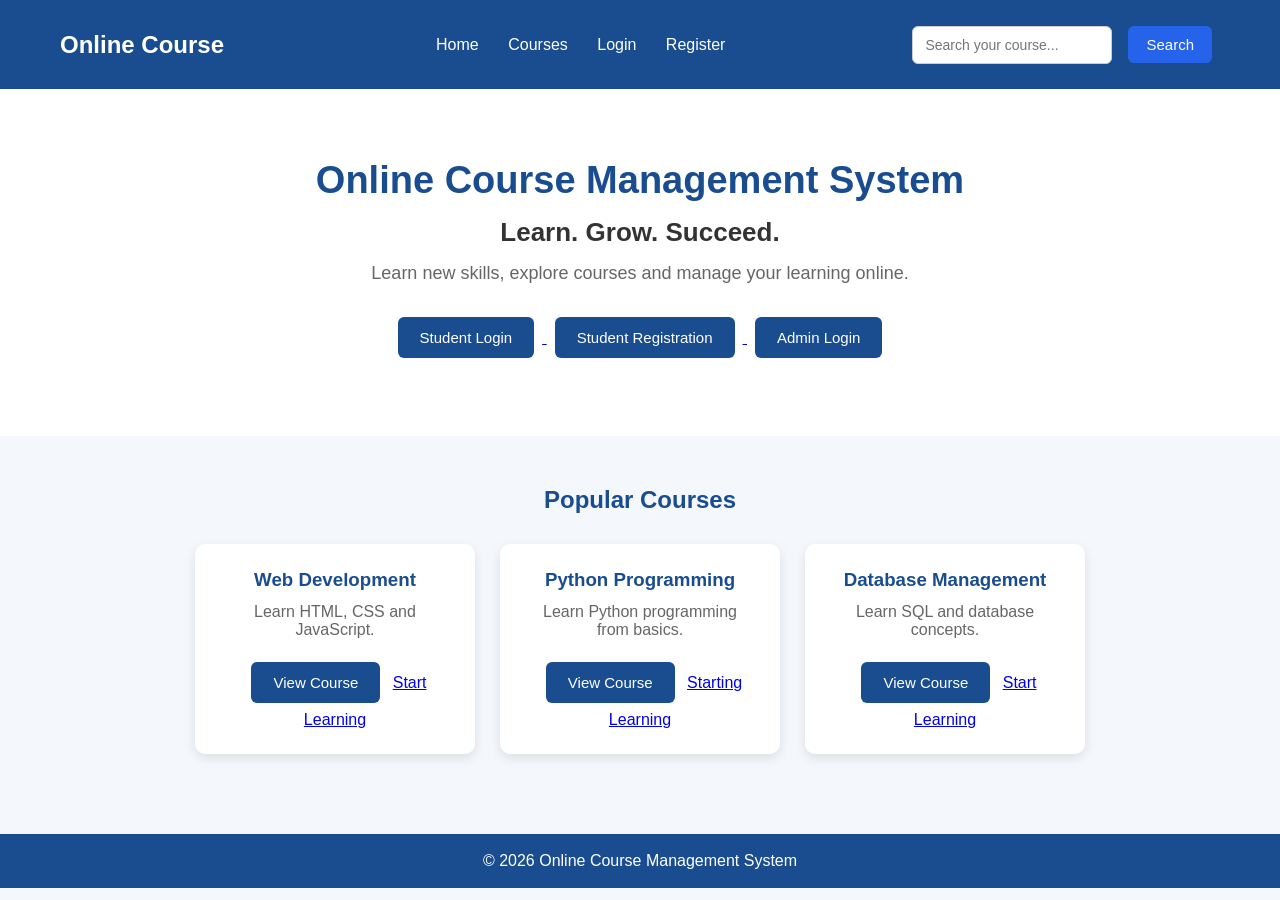
<file: index.html>
<!DOCTYPE html>
<html lang="en">
<head>
    <meta charset="UTF-8">
    <meta name="viewport" content="width=device-width, initial-scale=1.0">

    <title>Online Course Management System</title>

    <link rel="stylesheet" href="style.css">
</head>

<body>

    <!-- Navigation Bar -->
    <nav>
        <h2>Online Course</h2>

        <div>
            <a href="index.html">Home</a>
            <a href="courses.html">Courses</a>
            <a href="login.html">Login</a>
            <a href="register.html">Register</a>
        </div>

        <!-- Course Search Bar -->
        <form class="nav-search" onsubmit="searchCourses(event)">
            <input
                type="text"
                id="courseSearch"
                placeholder="Search your course..."
            >
            <button type="submit">Search</button>
        </form>
    </nav>

    <!-- Welcome Section -->
    <section class="hero">
        <h1>Online Course Management System</h1>

        <h2>Learn. Grow. Succeed.</h2>

        <p>
            Learn new skills, explore courses and manage
            your learning online.
        </p>

        <a href="/login.html">
            <button type="button">Student Login</button>
        </a>

        <a href="/register.html">
            <button type="button">Student Registration</button>
        </a>

        <a href="/admin.html">
            <button type="button">Admin Login</button>
        </a>
    </section>


    <!-- Popular Courses -->
    <section class="courses">
        <h2>Popular Courses</h2>

        <div class="course-container">

            <!-- Web Development -->
            <div class="course-card">
                <h3>Web Development</h3>
                <p>Learn HTML, CSS and JavaScript.</p>

                <button type="button"
                    onclick="window.location.href='/course-details.html?course=web'">View Course</button>
                    <a href="/lesson.html?course=web&lesson=0" class="btn">Start Learning</a>
            </div>

            <!-- Python Programming -->
            <div class="course-card">
                <h3>Python Programming</h3>
                <p>Learn Python programming from basics.</p>

                <button type="button"
                    onclick="window.location.href='/course-details.html?course=python'">View Course</button>
                    <a href="/lesson.html?course=python&lesson=0" class="btn">Starting Learning</a>
            </div>

            <!-- Database Management -->
            <div class="course-card">
                <h3>Database Management</h3>
                <p>Learn SQL and database concepts.</p>

                <button type="button"
                    onclick="window.location.href='/course-details.html?course=database'">View Course</button>
                    <a href="/lesson.html?course=database&lesson=0" class="btn">Start Learning</a>
            </div>

        </div>
    </section>

    <!-- Course Details -->
    <section id="course-details"
        class="course-card"
        style="display:none; max-width:600px; margin:30px auto;">

        <h2 id="course-title"></h2>

        <p id="course-description"></p>

        <p id="course-duration"></p>

        <p id="course-level"></p>

        <h3>Topics Covered</h3>
        <p id="course-topics"></p>

        <h3>What You Will Learn</h3>
        <p id="course-learn"></p>

        <button type="button" onclick="enrollSelectedCourse()">
            Enroll Now
        </button>

        <button type="button" onclick="closeCourse()">
            Close
        </button>

    </section>

    <!-- Footer -->
    <footer>
        <p>© 2026 Online Course Management System</p>
    </footer>

    <!-- JavaScript -->
    <script>
        let selectedCourse = "";
        function searchCourses(event) {
    event.preventDefault();

    const searchText = document
        .getElementById("courseSearch")
        .value.trim().toLowerCase();

    const courseCards = document.querySelectorAll(
        ".course-container .course-card"
    );

    let found = false;

    courseCards.forEach(function(card) {
        const courseName = card
            .querySelector("h3")
            .textContent.toLowerCase();

        if (courseName.includes(searchText)) {
            card.style.display = "block";
            found = true;
        } else {
            card.style.display = "none";
        }
    });

    document.querySelector(".courses").scrollIntoView({
        behavior: "smooth"
    });

    if (!found) {
        alert("No matching course found!");
    }
}

        const courseDetails = {
            web: {
                title: "Web Development",
                description:
                    "Learn to create responsive and interactive websites.",
                duration: "Duration: 6 Months",
                level: "Level: Beginner",
                topics:
                    "HTML, CSS, JavaScript and Website Design",
                learn:
                    "You will learn to create web pages, design layouts, " +
                    "style websites and add interactive features."
            },

            python: {
                title: "Python Programming",
                description:
                    "Learn Python programming from the basics.",
                duration: "Duration: 3 Months",
                level: "Level: Beginner",
                topics:
                    "Variables, Data Types, Loops, Functions and Lists",
                learn:
                    "You will learn Python syntax, basic programming, " +
                    "problem solving and simple projects."
            },

            database: {
                title: "Database Management",
                description:
                    "Learn how to store and manage data using databases.",
                duration: "Duration: 3 Month",
                level: "Level: Beginner",
                topics:
                    "SQL, MySQL, Tables, Queries and Joins",
                learn:
                    "You will learn to create tables, manage records " +
                    "and retrieve information using SQL."
            }
        };

        function showCourse(course) {
            const selected = courseDetails[course];

            if (!selected) {
                alert("Course details not found.");
                return;
            }

            selectedCourse = course;

            document.getElementById("course-title").textContent =
                selected.title;

            document.getElementById("course-description").textContent =
                selected.description;

            document.getElementById("course-duration").textContent =
                selected.duration;

            document.getElementById("course-level").textContent =
                selected.level;

            document.getElementById("course-topics").textContent =
                selected.topics;

            document.getElementById("course-learn").textContent =
                selected.learn;

            document.getElementById("course-details").style.display =
                "block";

            document.getElementById("course-details").scrollIntoView({
                behavior: "smooth",
                block: "start"
            });
        }

        function closeCourse() {
            document.getElementById("course-details").style.display =
                "none";

            selectedCourse = "";
        }

        function enrollSelectedCourse() {
    if (!selectedCourse) {
        alert("Please select a course first.");
        return;
    }

    const courseIds = {
        web: 2,
        python: 1,
        database: 3
    };

    const studentId = prompt("Enter your Student ID:");

    if (!studentId || !studentId.trim()) {
        alert("Please enter your Student ID.");
        return;
    }

    const courseId = courseIds[selectedCourse];

    fetch("/enroll", {
        method: "POST",
        headers: {
            "Content-Type": "application/json"
        },
        body: JSON.stringify({
            studentId: studentId.trim(),
            courseId: courseId
        })
    })
    .then(response => response.text())
    .then(message => {
        alert(message);

        if (message === "Course enrollment successful!") {
            window.location.href = "/courses.html";
        }
    })
    .catch(error => {
        alert("Enrollment failed. Please try again.");
        console.error(error);
    });
}
    </script>

</body>
</html>
</file>
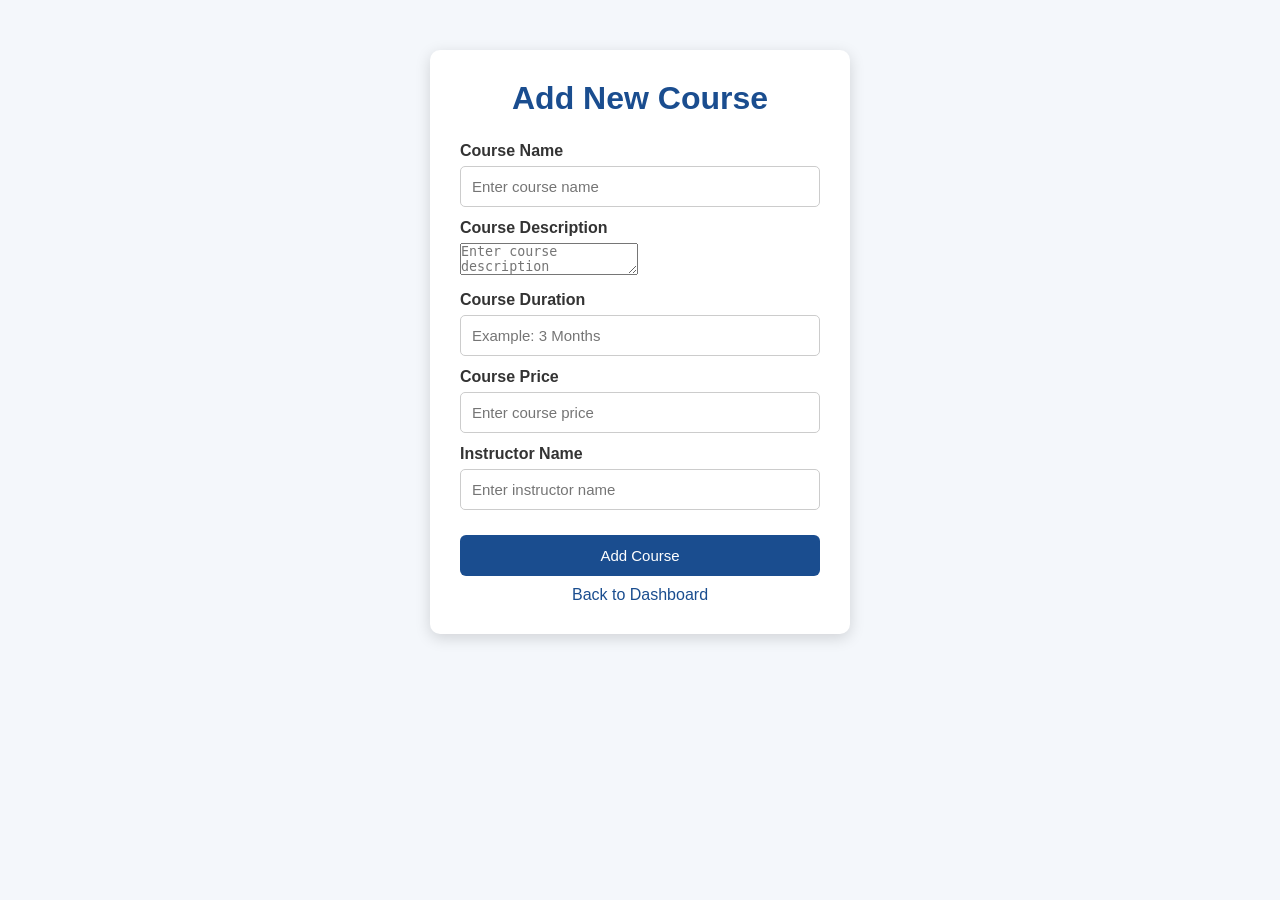
<file: add-course.html>
<!DOCTYPE html>
<html>
<head>
    <title>Add Course</title>
    <link rel="stylesheet" href="style.css">
</head>

<body>

    <div class="register-box">
        <h1>Add New Course</h1>

        <form action="/add-course" method="POST">
            <label>Course Name</label>
            <input type="text" name="course_name"
             placeholder="Enter course name" required>

            <label>Course Description</label>
            <textarea name="description"
             placeholder="Enter course description" required></textarea>

            <label>Course Duration</label>
            <input type="text" name="duration"
            placeholder="Example: 3 Months" required>

            <label>Course Price</label>
            <input type="number" name="price"
            placeholder="Enter course price" min="0" required>

            <label>Instructor Name</label>
            <input type="text" name="instructor"
             placeholder="Enter instructor name" required>

            <button type="submit">Add Course</button>
        </form>

        <p>
            <a href="admin-dashboard.html">Back to Dashboard</a>
        </p>
    </div>

</body>
</html>
</file>
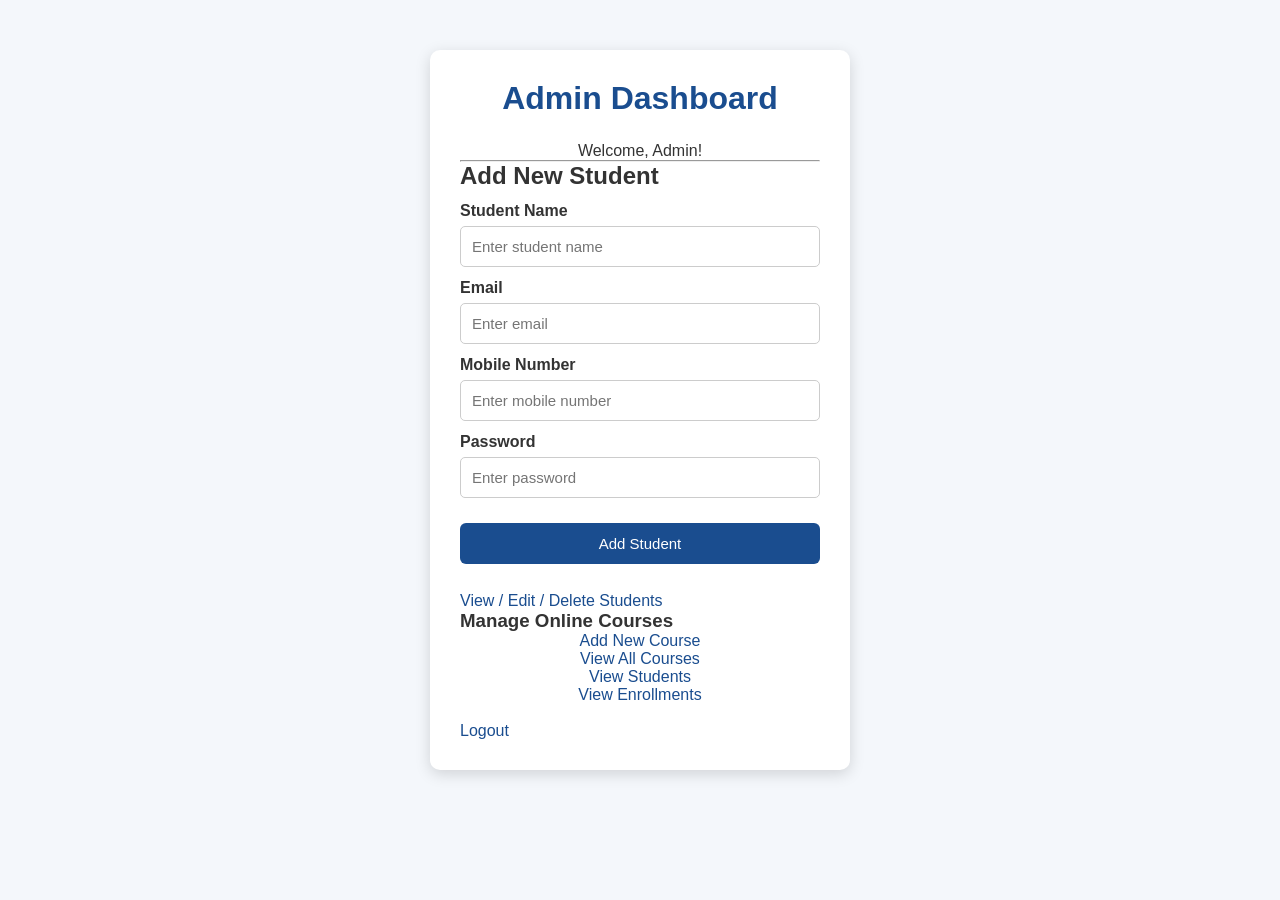
<file: admin-dashboard.html>
<!DOCTYPE html>
<html>
<head>
    <title>Admin Dashboard</title>
    <link rel="stylesheet" href="style.css">
</head>
<body>
    <div class="register-box">
        <h1>Admin Dashboard</h1>
        <p>Welcome, Admin!</p>
        <hr>

<h2>Add New Student</h2>

<form action="/add-student" method="POST">

    <label>Student Name</label>
    <input type="text" name="name" placeholder="Enter student name" required>

    <label>Email</label>
    <input type="email" name="email" placeholder="Enter email" required>

    <label>Mobile Number</label>
    <input type="text" name="mobile" placeholder="Enter mobile number" required>

    <label>Password</label>
    <input type="password" name="password" placeholder="Enter password" required>

    <button type="submit">Add Student</button>

</form>

<br>

<a href="/view-students.html">View / Edit / Delete Students</a>

        <h3>Manage Online Courses</h3>

        <p><a href="add-course.html">Add New Course</a></p>
        <p><a href="view-courses.html">View All Courses</a></p>
        <p><a href="view-students.html">View Students</a></p>
        <p><a href="view-enrollments.html">View Enrollments</a></p>

        <br>
        <a href="/index.html">Logout</a>
    </div>
</body>
</html>
</file>
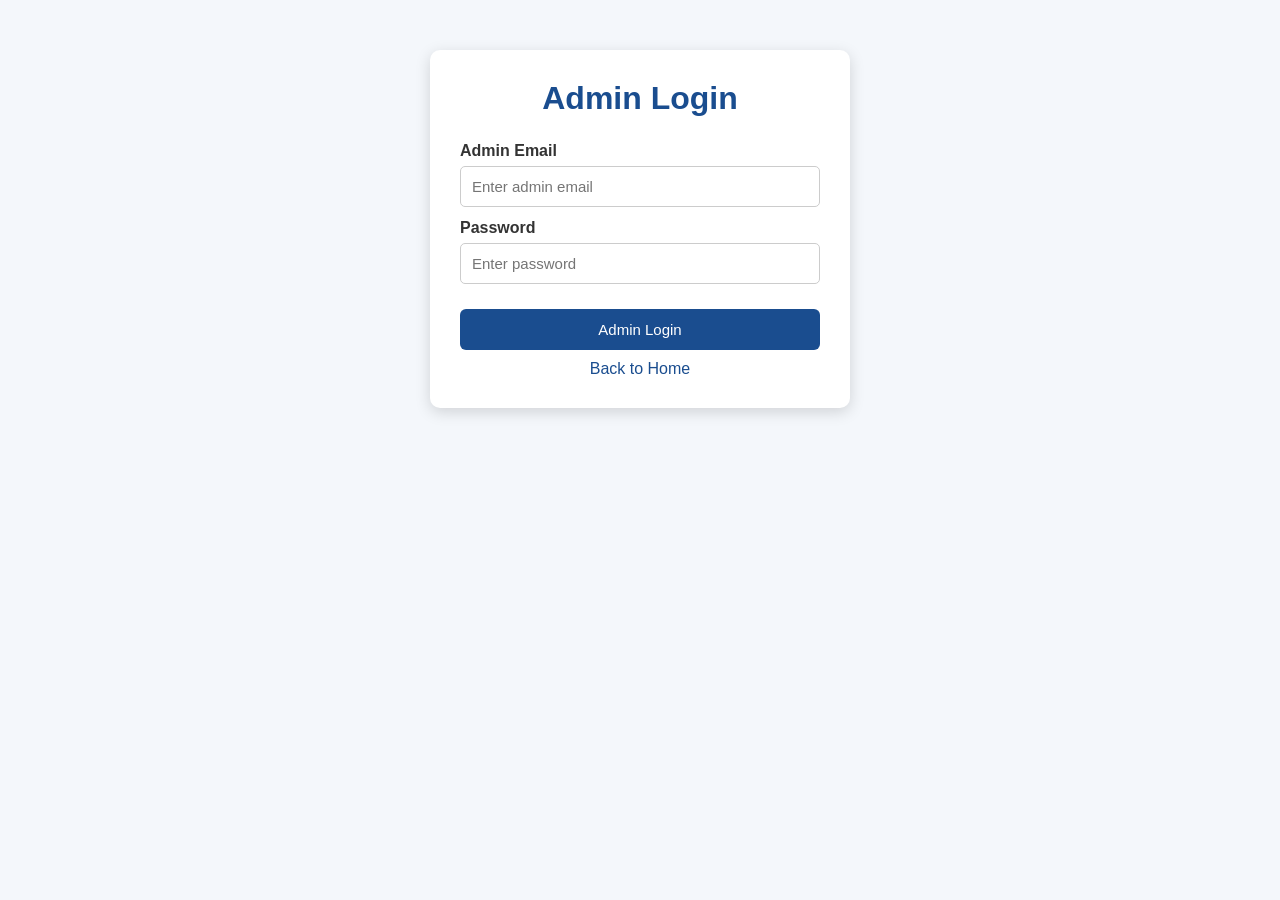
<file: admin.html>
<!DOCTYPE html>
<html>
<head>
    <title>Admin Login</title>
    <link rel="stylesheet" href="style.css">
</head>

<body>
    <div class="register-box">
        <h1>Admin Login</h1>

        <form action="/admin-login" method="POST">
            <label>Admin Email</label>
            <input type="email" name="email"
            placeholder="Enter admin email" required>

            <label>Password</label>
            <input type="password" name="password" 
            placeholder="Enter password" required>

            <button type="submit">Admin Login</button>
        </form>

        <p>
            <a href="index.html">Back to Home</a>
        </p>
    </div>

</body>
</html>
</file>
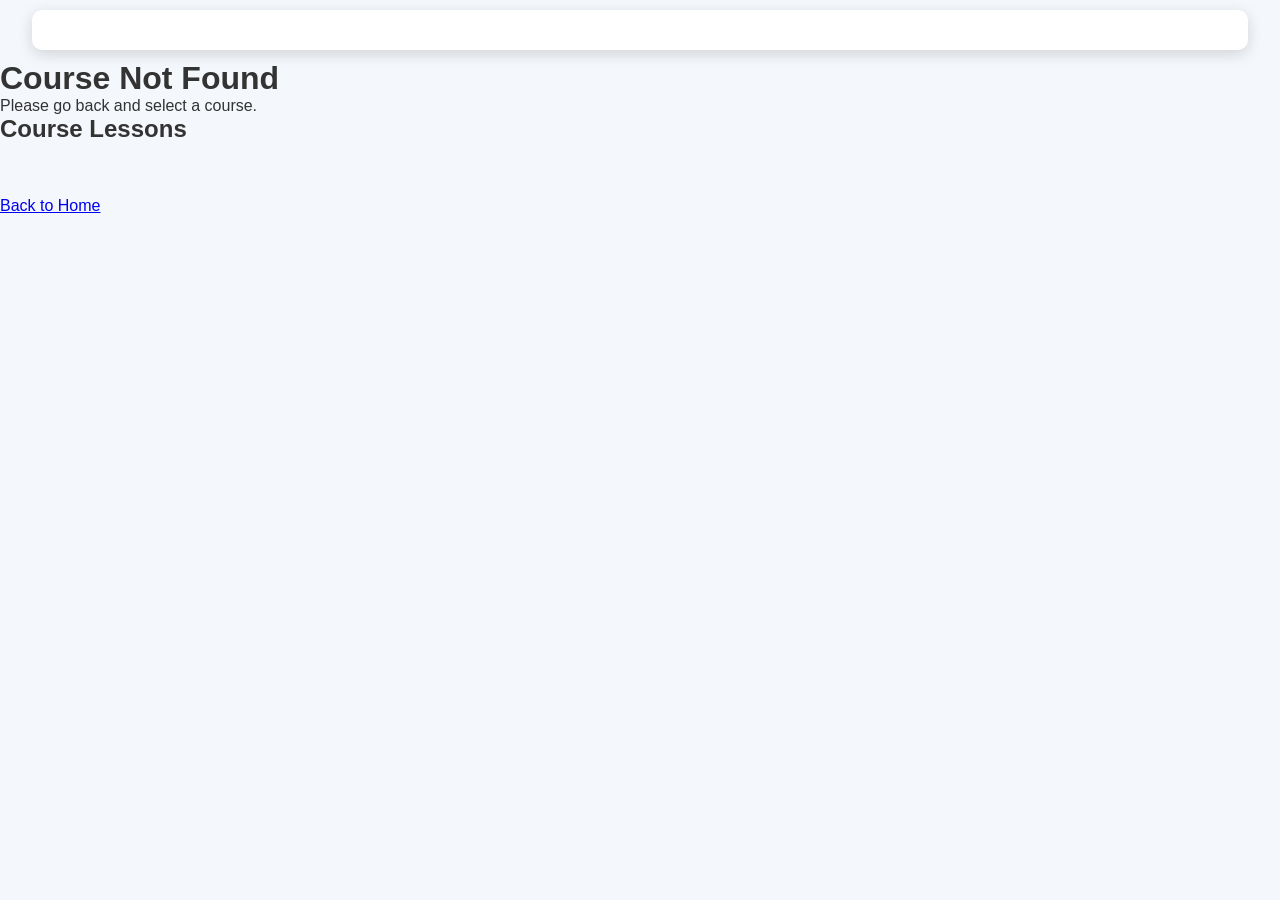
<file: course-details.html>
<!DOCTYPE html>
<html lang="en">
<head>
    <meta charset="UTF-8">
    <meta name="viewport" content="width=device-width, initial-scale=1.0">
    <title>Course Details</title>
    <link rel="stylesheet" href="style.css">
</head>
<body>

    <div class="register-box" style="width:95%; max-width:none; min-height:auto; box-sizing:border-box; margin:10px auto; padding:20px;"></div>
        <h1 id="courseTitle">Course Details</h1>

        <p id="courseDescription"></p>
        <p id="instructor"></p>
        <p id="duration"></p>

        <h2>Course Lessons</h2>
        <div id="lessons"></div>

        <br>
        <button id="enrollBtn" onclick="enrollCourse()">
            Enroll Now
        </button>

        <br><br>
        <a href="index.html">Back to Home</a>
    </div>

    <script>
        const courses = {
            web: {
                title: "Web Development",
                description: "Learn to create websites using HTML, CSS and JavaScript.",
                instructor: "Web Development Instructor",
                duration: "4 Weeks",
                lessons: [
                    "HTML - Introduction and Basic Tags",
                    "HTML - Forms and Tables",
                    "CSS - Colors, Fonts and Styling",
                    "CSS - Layout and Responsive Design",
                    "JavaScript - Variables and Data Types",
                    "JavaScript - Functions and Events"
                ]
            },

            python: {
                title: "Python Programming",
                description: "Learn Python programming from the basics.",
                instructor: "Python Instructor",
                duration: "4 Weeks",
                lessons: [
                    "Introduction to Python",
                    "Variables and Data Types",
                    "Conditional Statements",
                    "Loops",
                    "Functions",
                    "Mini Project"
                ]
            },

            
            database: {
    title: "Database Management",
    description: "Learn SQL, database design and MySQL fundamentals.",
    instructor: "Database Management Instructor",
    duration: "4 Weeks",
    lessons: [
        "Introduction to Databases",
        "Database Tables and Relationships",
        "SQL SELECT, INSERT, UPDATE and DELETE",
        "SQL WHERE and ORDER BY",
        "Primary Key and Foreign Key",
        "Mini Project using MySQL"
    ]
}
        };

        const params = new URLSearchParams(window.location.search);
        const courseKey = params.get("course");
        const course = courses[courseKey];

        if (course) {
            document.getElementById("courseTitle").textContent =
                course.title;

            document.getElementById("courseDescription").textContent =
                course.description;

            document.getElementById("instructor").textContent =
                "Instructor: " + course.instructor;

            document.getElementById("duration").textContent =
                "Duration: " + course.duration;

                const lessonsBox = document.getElementById("lessons");

lessonsBox.style.display = "grid";
lessonsBox.style.gridTemplateColumns =
    "repeat(2, minmax(0, 1fr))";
lessonsBox.style.gap = "16px";
lessonsBox.style.width = "100%";
lessonsBox.style.boxSizing = "border-box";
document.getElementById("lessons").innerHTML =
    course.lessons.map((lesson, index) => `
        <a href="/lesson.html?course=${encodeURIComponent(courseKey)}&lesson=${index}"
           style="display:block; text-decoration:none; color:#222;
                  background:#fff; padding:16px; margin:0; min-height:90px;
                  border-radius:12px; border:1px solid #d9e2ec;
                  box-shadow:0 3px 8px rgba(0,0,0,0.08);">

            <div style="display:flex; align-items:center; gap:15px;">
                <div style="background:#e3efff; color:#1769aa;
                            padding:12px; border-radius:8px;
                            font-weight:bold;">
                    ${index + 1}
                </div>

                <div style="flex:1;">
                    <h3 style="margin:0 0 6px 0;">${lesson}</h3>
                    <p style="margin:0; color:#666; font-size:14px;">
                        Watch video and take quiz
                    </p>
                </div>

                <span style="font-size:24px;">›</span>
            </div>
        </a>
    `).join("");
            
        } else {
            document.getElementById("courseTitle").textContent =
                "Course Not Found";

            document.getElementById("courseDescription").textContent =
                "Please go back and select a course.";
            document.getElementById("lessons").innerHTML = "";
            document.getElementById("enrollBtn").style.display = "none";
        }

        function enrollCourse() {
            if (!course) return;

            window.location.href =
                "/enroll?course=" + encodeURIComponent(course.title);
        }
    </script>

</body>
</html>
</file>
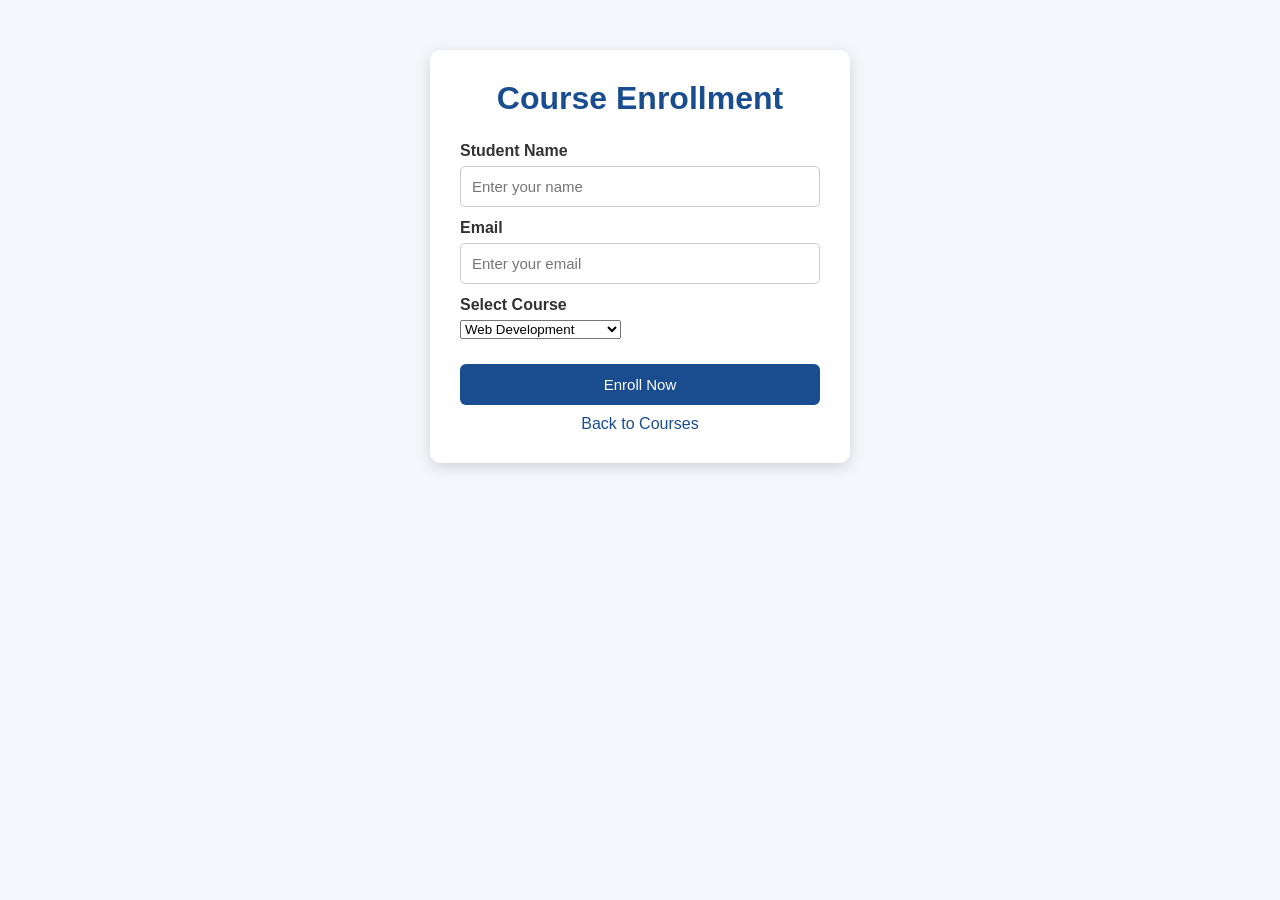
<file: enroll.html>
<!DOCTYPE html>
<html>
<head>
    <title>Course Enrollment</title>
    <link rel="stylesheet" href="style.css">
</head>

<body>

    <div class="register-box">
        <h1>Course Enrollment</h1>

        <form>
            <label>Student Name</label>
            <input type="text" placeholder="Enter your name">

            <label>Email</label>
            <input type="email" placeholder="Enter your email">

            <label>Select Course</label>
            <select>
                <option>Web Development</option>
                <option>Python Programming</option>
                <option>Database Management</option>
                <option>Java Programming</option>
            </select>

            <button type="submit">Enroll Now</button>
        </form>

        <p>
            <a href="courses.html">Back to Courses</a>
        </p>
    </div>

</body>
</html>
</file>
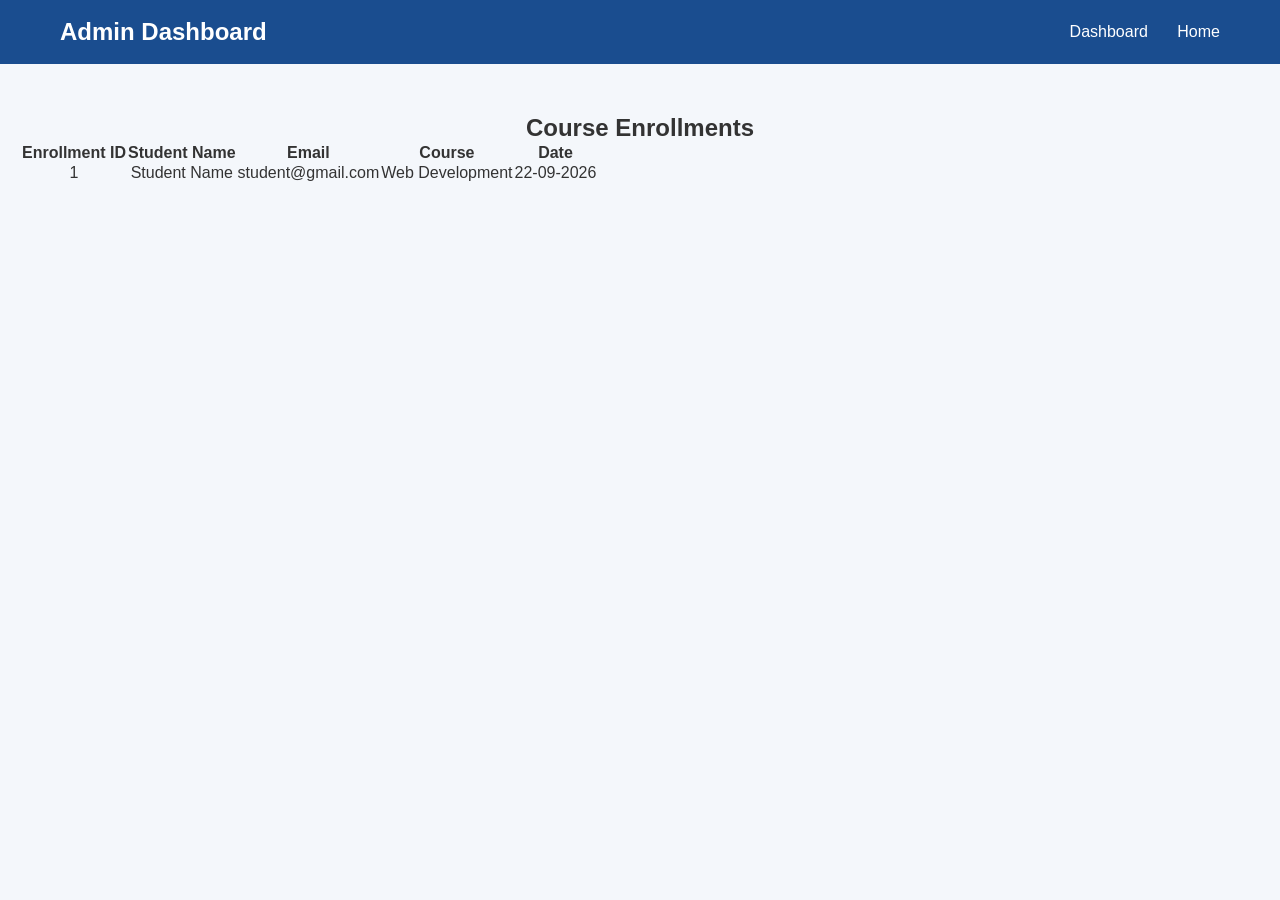
<file: enrollment.html>
<!DOCTYPE html>
<html>
<head>
    <title>Course Enrollments</title>
    <link rel="stylesheet" href="style.css">
</head>

<body>

    <nav>
        <h2>Admin Dashboard</h2>

        <div>
            <a href="admin-dashboard.html">Dashboard</a>
            <a href="index.html">Home</a>
        </div>
    </nav>

    <section class="courses">
        <h1>Course Enrollments</h1>

        <table>
            <tr>
                <th>Enrollment ID</th>
                <th>Student Name</th>
                <th>Email</th>
                <th>Course</th>
                <th>Date</th>
            </tr>

            <tr>
                <td>1</td>
                <td>Student Name</td>
                <td>student@gmail.com</td>
                <td>Web Development</td>
                <td>22-09-2026</td>
            </tr>

        </table>
    </section>

</body>
</html>
</file>
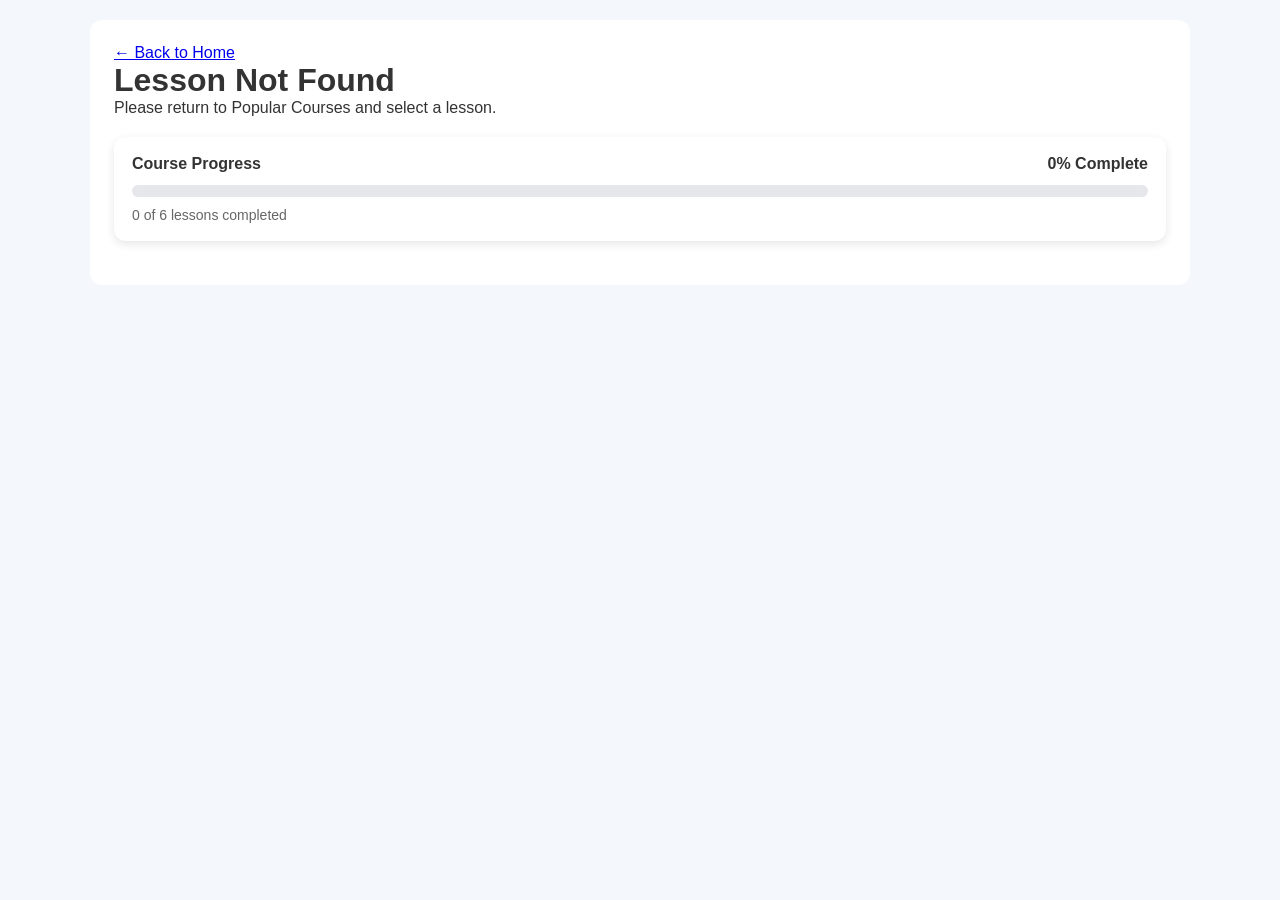
<file: lessons.html>
<!DOCTYPE html>
<html lang="en">
<head>
    <meta charset="UTF-8">
    <meta name="viewport" content="width=device-width, initial-scale=1.0">
    <title>Course Lesson</title>
    <link rel="stylesheet" href="style.css">

    <style>
        .lesson-page {
            width: 95%;
            max-width: 1100px;
            margin: 20px auto;
            padding: 24px;
            box-sizing: border-box;
            background: white;
            border-radius: 12px;
        }

        .lesson-section {
            padding: 18px;
            margin: 16px 0;
            border: 1px solid #d9e2ec;
            border-radius: 10px;
        }

        .video-link, .quiz-button, .action-button {
            display: inline-block;
            padding: 11px 18px;
            background: #1769aa;
            color: white;
            text-decoration: none;
            border: none;
            border-radius: 6px;
            cursor: pointer;
            margin: 5px 4px 5px 0;
        }

        button:disabled {
            opacity: 0.5;
            cursor: not-allowed;
        }

        .answer-option {
            display: block;
            margin: 10px 0;
        }

        .progress-container {
            background: #ffffff;
            padding: 18px;
            margin: 20px 0;
            border-radius: 12px;
            box-shadow: 0 3px 10px rgba(0,0,0,0.1);
        }

        .progress-info {
            display: flex;
            justify-content: space-between;
            align-items: center;
            font-weight: bold;
            margin-bottom: 12px;
            color: #333;
        }

        .progress-bar {
            width: 100%;
            height: 12px;
            background: #e5e7eb;
            border-radius: 10px;
            overflow: hidden;
        }

        .progress-fill {
            width: 0%;
            height: 100%;
            background: linear-gradient(90deg,#2563eb,#22c55e);
            border-radius: 10px;
            transition: width 0.4s ease;
        }

        #lessonCount {
            margin-top: 10px;
            font-size: 14px;
            color: #666;
        }
    </style>
</head>

<body>
<div class="lesson-page">

    <a id="backLink" href="index.html">← Back to Home</a>

    <h1 id="lessonTitle">Course Lesson</h1>
    <p id="lessonDescription"></p>

    <div class="progress-container">
        <div class="progress-info">
            <span>Course Progress</span>
            <span id="progressText">0% Complete</span>
        </div>

        <div class="progress-bar">
            <div id="progressFill" class="progress-fill"></div>
        </div>

        <p id="lessonCount">0 of 6 lessons completed</p>
    </div>

    <div class="lesson-section">
        <h2>Lesson Video</h2>
        <p>Watch the tutorial for this lesson.</p>
        <a id="videoLink" class="video-link"
           href="#" target="_blank" rel="noopener noreferrer">
            ▶ Watch Video
        </a>
    </div>

    <div class="lesson-section">
        <h2>Lesson Notes</h2>
        <p id="lessonNotes"></p>
    </div>

    <div class="lesson-section">
        <h2>Quiz</h2>
        <p id="question"></p>
        <div id="options"></div>

        <button id="quizButton" class="quiz-button"
                onclick="checkAnswer()">
            Submit Answer
        </button>

        <p id="quizResult" aria-live="polite"></p>
    </div>

    <button id="completeButton" class="quiz-button"
            onclick="markComplete()" disabled>
        Mark as Complete
    </button>

    <button id="nextLessonBtn" class="action-button"
            onclick="goToNextLesson()" style="display:none">
        Next Lesson →
    </button>

    <button id="certificateBtn" class="action-button"
            onclick="goToCertificate()" style="display:none">
        Get Certificate 🎓
    </button>

    <p id="completionMessage" aria-live="polite"></p>
</div>

<script>
"use strict";

const params = new URLSearchParams(window.location.search);
const courseKey = params.get("course");
const lessonIndex = Number(params.get("lesson"));

const courseData = {
    web: {
        title: "Web Development",
        lessons: [
            "HTML - Introduction and Basic Tags",
            "HTML - Forms and Tables",
            "CSS - Colors, Fonts and Styling",
            "CSS - Layout and Responsive Design",
            "JavaScript - Variables and Data Types",
            "JavaScript - Functions and Events"
        ]
    },
    python: {
        title: "Python Programming",
        lessons: [
            "Introduction to Python",
            "Variables and Data Types",
            "Conditional Statements",
            "Loops",
            "Functions",
            "Mini Project"
        ]
    },
    database: {
        title: "Database Management",
        lessons: [
            "Introduction to Databases",
            "Database Tables and Relationships",
            "SQL SELECT, INSERT, UPDATE and DELETE",
            "SQL WHERE and ORDER BY",
            "Primary Key and Foreign Key",
            "Mini Project using MySQL"
        ]
    }
};

const quizData = {
    web: [
        {q:"Which language structures a web page?",o:["HTML","CSS","SQL","Python"],a:0},
        {q:"Which tag creates a paragraph?",o:["<h1>","<p>","<br>","<img>"],a:1},
        {q:"Which tag creates a hyperlink?",o:["<a>","<p>","<div>","<table>"],a:0},
        {q:"Which language styles a web page?",o:["SQL","Python","CSS","Java"],a:2},
        {q:"Which tag displays an image?",o:["<image>","<pic>","<img>","<src>"],a:2},
        {q:"Which tag creates a table row?",o:["<td>","<tr>","<th>","<table>"],a:1},
        {q:"Which language adds interactivity?",o:["HTML","CSS","SQL","JavaScript"],a:3},
        {q:"Which symbol starts an HTML closing tag?",o:["#","/","*","&"],a:1},
        {q:"Which CSS property changes text colour?",o:["font-size","color","margin","padding"],a:1},
        {q:"Which tag creates a form?",o:["<form>","<inputbox>","<data>","<section>"],a:0}
    ],
    python: [
        {q:"Which keyword defines a function?",o:["function","def","fun","define"],a:1},
        {q:"Which symbol starts a comment?",o:["//","/*","#","--"],a:2},
        {q:"Which type stores whole numbers?",o:["str","int","list","bool"],a:1},
        {q:"Which keyword checks a condition?",o:["if","print","def","import"],a:0},
        {q:"Which function displays output?",o:["input()","show()","print()","display()"],a:2},
        {q:"Which loop iterates over a sequence?",o:["for","def","class","try"],a:0},
        {q:"Which brackets create a list?",o:["{}","()","[]","<>"],a:2},
        {q:"Which operator checks equality?",o:["=","==","!=","+"],a:1},
        {q:"Which keyword imports a module?",o:["include","using","import","load"],a:2},
        {q:"Which value represents True or False?",o:["int","bool","str","float"],a:1}
    ],
    database: [
        {q:"Which SQL command retrieves data?",o:["SELECT","INSERT","UPDATE","DELETE"],a:0},
        {q:"Which command adds a new row?",o:["SELECT","INSERT","DROP","ALTER"],a:1},
        {q:"Which command modifies existing rows?",o:["UPDATE","CREATE","SELECT","DROP"],a:0},
        {q:"Which command removes selected rows?",o:["ALTER","INSERT","DELETE","CREATE"],a:2},
        {q:"Which key uniquely identifies a row?",o:["Foreign key","Primary key","Duplicate key","Sort key"],a:1},
        {q:"Which clause filters rows?",o:["ORDER BY","WHERE","GROUP BY","FROM"],a:1},
        {q:"Which command creates a table?",o:["MAKE TABLE","NEW TABLE","CREATE TABLE","ADD TABLE"],a:2},
        {q:"Which clause sorts query results?",o:["WHERE","ORDER BY","VALUES","SET"],a:1},
        {q:"What does DBMS stand for?",o:["Data Backup Main System","Database Management System","Digital Base Machine System","Database Memory Service"],a:1},
        {q:"What links related tables?",o:["Foreign key","Paragraph","Loop","Function"],a:0}
    ]
};

const course = courseData[courseKey];
const validLesson = Boolean(
    course &&
    Number.isInteger(lessonIndex) &&
    lessonIndex >= 0 &&
    lessonIndex < course.lessons.length
);

let currentQuestion = 0;
let score = 0;
let answered = false;
let quizPassed = false;

const questionEl = document.getElementById("question");
const optionsEl = document.getElementById("options");
const resultEl = document.getElementById("quizResult");
const quizButton = document.getElementById("quizButton");
const completeButton = document.getElementById("completeButton");
const nextLessonBtn = document.getElementById("nextLessonBtn");
const certificateBtn = document.getElementById("certificateBtn");
const completionMessage = document.getElementById("completionMessage");

function getCompletedLessons() {
    try {
        return JSON.parse(
            localStorage.getItem("completedLessons_" + courseKey) || "[]"
        );
    } catch (error) {
        return [];
    }
}

function updateLessonProgress() {
    const completedLessons = getCompletedLessons();
    const totalLessons = course ? course.lessons.length : 6;
    const percentage = Math.round(
        completedLessons.length / totalLessons * 100
    );

    document.getElementById("progressFill").style.width = percentage + "%";
    document.getElementById("progressText").textContent =
        percentage + "% Complete";
    document.getElementById("lessonCount").textContent =
        completedLessons.length + " of " + totalLessons +
        " lessons completed";
}

function renderQuestion() {
    const item = quizData[courseKey][currentQuestion];

    questionEl.textContent =
        "Question " + (currentQuestion + 1) + " of 10: " + item.q;

    optionsEl.innerHTML = "";

    item.o.forEach(function(option, index) {
        const label = document.createElement("label");
        label.className = "answer-option";

        const radio = document.createElement("input");
        radio.type = "radio";
        radio.name = "answer";
        radio.value = index;

        label.appendChild(radio);
        label.appendChild(document.createTextNode(" " + option));
        optionsEl.appendChild(label);
    });

    resultEl.textContent = "";
    answered = false;
    quizButton.textContent = "Submit Answer";
    quizButton.onclick = checkAnswer;
    quizButton.style.display = "inline-block";
}

function checkAnswer() {
    if (!validLesson || answered) return;

    const selected = document.querySelector(
        'input[name="answer"]:checked'
    );

    if (!selected) {
        resultEl.textContent = "Please select an answer.";
        return;
    }

    answered = true;

    const item = quizData[courseKey][currentQuestion];
    const correct = Number(selected.value) === item.a;

    if (correct) score++;

    resultEl.textContent = correct
        ? "Correct answer!"
        : "Incorrect. Correct answer: " + item.o[item.a];

    optionsEl.querySelectorAll('input[name="answer"]').forEach(function(input) {
        input.disabled = true;
    });

    if (currentQuestion < 9) {
        quizButton.textContent = "Next Question";
        quizButton.onclick = nextQuestion;
    } else {
        quizButton.textContent = "View Result";
        quizButton.onclick = showResult;
    }
}

function nextQuestion() {
    if (!answered) return;

    currentQuestion++;
    renderQuestion();
}

function showResult() {
    if (!answered) return;

    quizPassed = score >= 7;
    completeButton.disabled = !quizPassed;

    questionEl.textContent = "Quiz Completed!";
    optionsEl.innerHTML = "";

    resultEl.textContent = "Your score: " + score + "/10. " +
        (quizPassed
            ? "Congratulations! You passed the quiz."
            : "You need 7/10 to pass. Please try again.");

    quizButton.style.display = "none";

    if (!quizPassed) {
        const retryButton = document.createElement("button");
        retryButton.className = "quiz-button";
        retryButton.textContent = "Try Again";
        retryButton.onclick = resetQuiz;
        optionsEl.appendChild(retryButton);
    }
}

function resetQuiz() {
    currentQuestion = 0;
    score = 0;
    quizPassed = false;
    completeButton.disabled = true;
    nextLessonBtn.style.display = "none";
    certificateBtn.style.display = "none";
    renderQuestion();
}

function markComplete() {
    if (!validLesson) return;

    if (!quizPassed) {
        completionMessage.textContent =
            "Please score at least 7/10 to complete this lesson.";
        return;
    }

    const completedLessons = getCompletedLessons();

    if (!completedLessons.includes(lessonIndex)) {
        completedLessons.push(lessonIndex);
        localStorage.setItem(
            "completedLessons_" + courseKey,
            JSON.stringify(completedLessons)
        );
    }

    completionMessage.textContent = "Lesson marked as complete!";
    completeButton.disabled = true;

    updateLessonProgress();

    if (lessonIndex < course.lessons.length - 1) {
        nextLessonBtn.style.display = "inline-block";
        certificateBtn.style.display = "none";
    } else {
        nextLessonBtn.style.display = "none";

        if (completedLessons.length >= course.lessons.length) {
            certificateBtn.style.display = "inline-block";
        } else {
            completionMessage.textContent =
                "Final lesson completed! Complete any remaining lessons to get your certificate.";
        }
    }
}

function goToNextLesson() {
    if (validLesson && lessonIndex < course.lessons.length - 1) {
        window.location.href =
            "lesson.html?course=" + encodeURIComponent(courseKey) +
            "&lesson=" + (lessonIndex + 1);
    }
}

function goToCertificate() {
    window.location.href =
        "certificate.html?course=" + encodeURIComponent(courseKey);
}

if (!validLesson) {
    document.getElementById("lessonTitle").textContent = "Lesson Not Found";
    document.getElementById("lessonDescription").textContent =
        "Please return to Popular Courses and select a lesson.";

    document.querySelectorAll(".lesson-section, #completeButton, #nextLessonBtn, #certificateBtn")
        .forEach(function(element) {
            element.style.display = "none";
        });
} else {
    const title = course.lessons[lessonIndex];

    document.title = title;
    document.getElementById("lessonTitle").textContent = title;
    document.getElementById("lessonDescription").textContent =
        "Course: " + course.title;

    document.getElementById("backLink").href =
        "course-details.html?course=" + encodeURIComponent(courseKey);

    document.getElementById("videoLink").href =
        "https://www.youtube.com/results?search_query=" +
        encodeURIComponent(course.title + " " + title + " tutorial");

    document.getElementById("lessonNotes").textContent =
        "Study the main concepts of " + title +
        ". Watch the tutorial and practise the examples.";

    renderQuestion();
    updateLessonProgress();
}
</script>

</body>
</html>
</file>
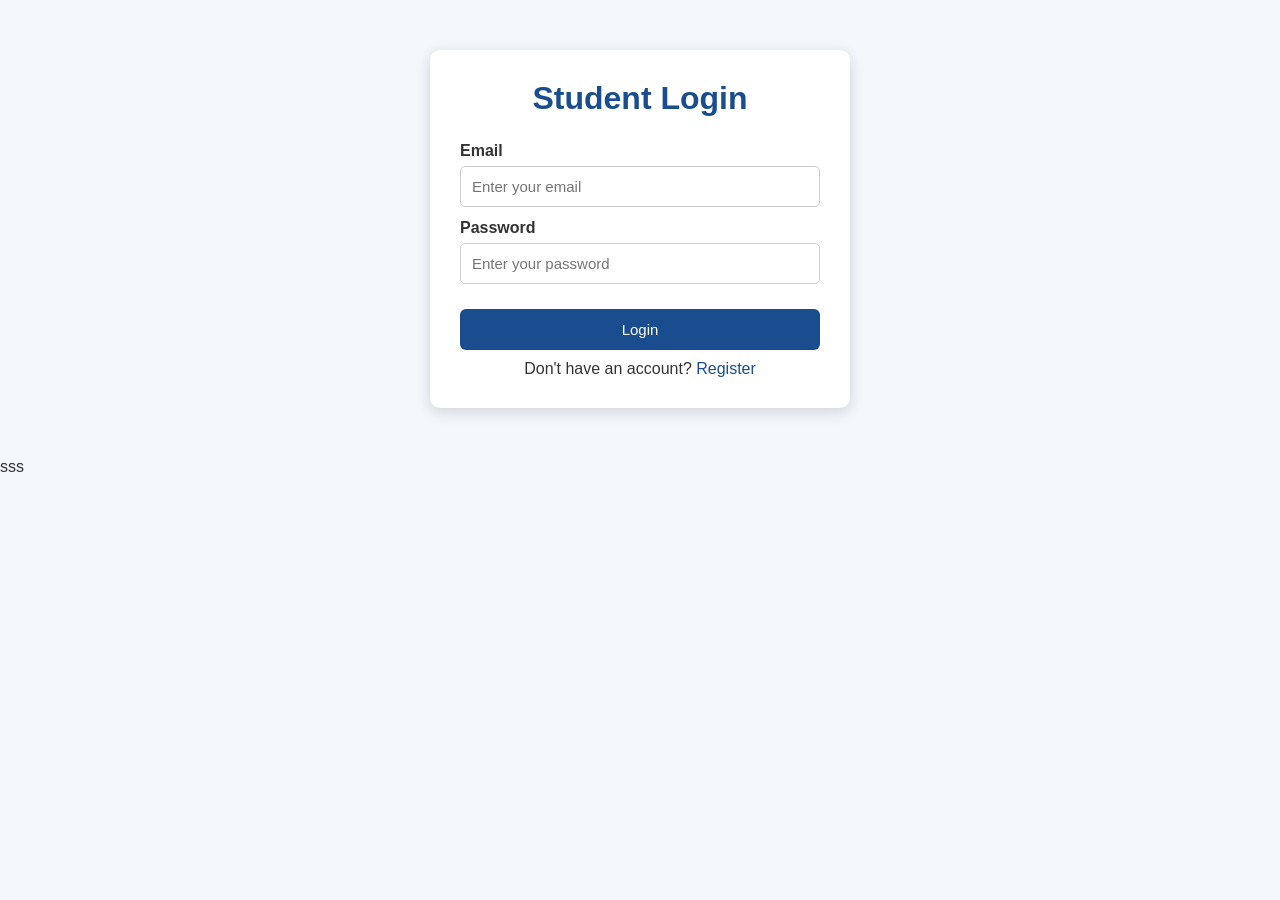
<file: login.html>
<!DOCTYPE html>
<html>
<head>
    <title>Student Login</title>
    <link rel="stylesheet" href="style.css">
</head>

<body>

    <div class="register-box">
        <h1>Student Login</h1>

        <form action="/login" method="POST">
            <label>Email</label>
            <input type="email" name="email"
             placeholder="Enter your email" required>

            <label>Password</label>
            <input type="password" name="password"
             placeholder="Enter your password" required>

            <button type="submit">Login</button>
        </form>

        <p>
            Don't have an account?
            <a href="register.html">Register</a>
        </p>
    </div>

</body>
</html>sss
</file>
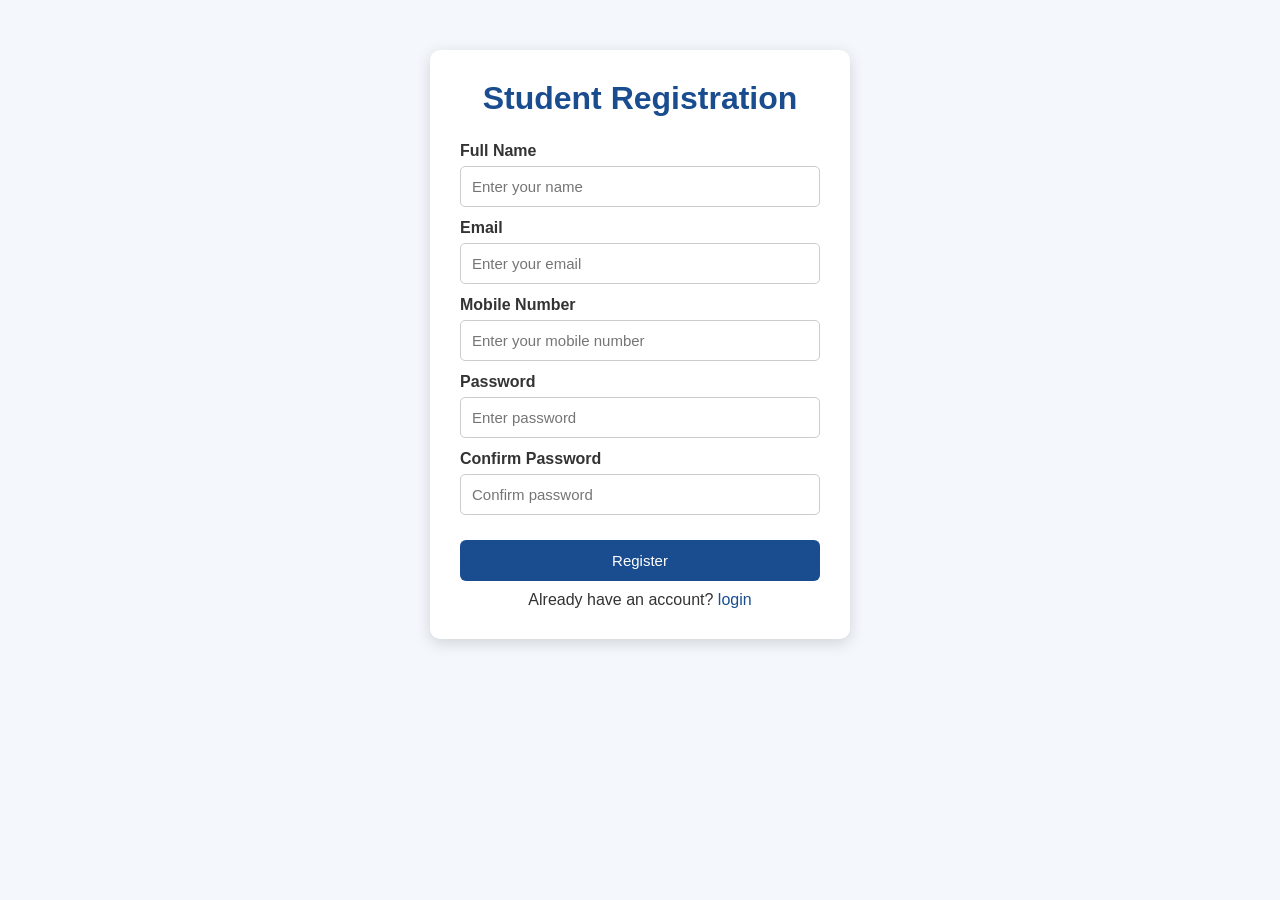
<file: register.html>
<!DOCTYPE html>
<html>
<head>
    <title>Student Registration</title>
    <link rel="stylesheet" href="style.css">
</head>

<body>

    <div class="register-box">
        <h1>Student Registration</h1>

        <form action="/register"
        method="POST">
            <label>Full Name</label>
            <input type="text" name="name" placeholder="Enter your name">

            <label>Email</label>
            <input type="email" name="email" placeholder="Enter your email">

            <label>Mobile Number</label>
            <input type="tel" name="mobile" placeholder="Enter your mobile number">

            <label>Password</label>
            <input type="password" name="password" placeholder="Enter password">

            <label>Confirm Password</label>
            <input type="password" name="confirmpassword" placeholder="Confirm password">

            <button type="submit">Register</button>
        </form>

        <p>Already have an account? <a href="Login.html">login</a></p>
    </div>
<script>
    const form = document.querySelector("form");

    form.addEventListener("submit", function(event) {
 const password = document.querySelector('input[name="password"]').value.trim();
const confirmPassword = document.querySelector('input[name="confirmpassword"]').value.trim();  
i
        if (password.length === 0 || confirmPassword.length === 0 || password !== confirmPassword) {
            event.preventDefault();
            alert("Password do not match");
        }
    });
</script>
</body>
</html>
</file>
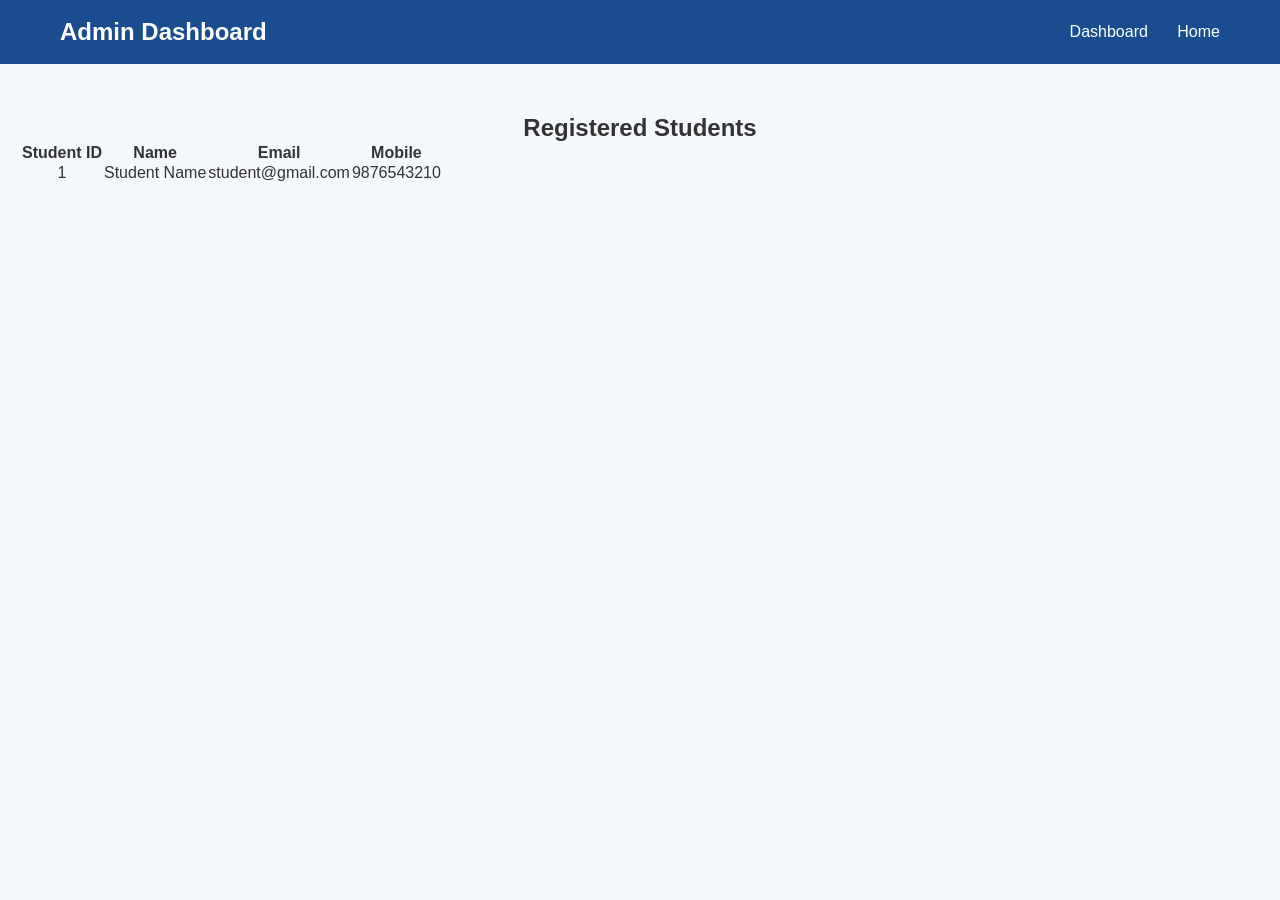
<file: student.html>
<!DOCTYPE html>
<html>
<head>
    <title>Registered Students</title>
    <link rel="stylesheet" href="style.css">
</head>

<body>

    <nav>
        <h2>Admin Dashboard</h2>

        <div>
            <a href="admin-dashboard.html">Dashboard</a>
            <a href="index.html">Home</a>
        </div>
    </nav>

    <section class="courses">
        <h1>Registered Students</h1>

        <table>
            <tr>
                <th>Student ID</th>
                <th>Name</th>
                <th>Email</th>
                <th>Mobile</th>
            </tr>

            <tr>
                <td>1</td>
                <td>Student Name</td>
                <td>student@gmail.com</td>
                <td>9876543210</td>
            </tr>

        </table>
    </section>

</body>
</html>
</file>
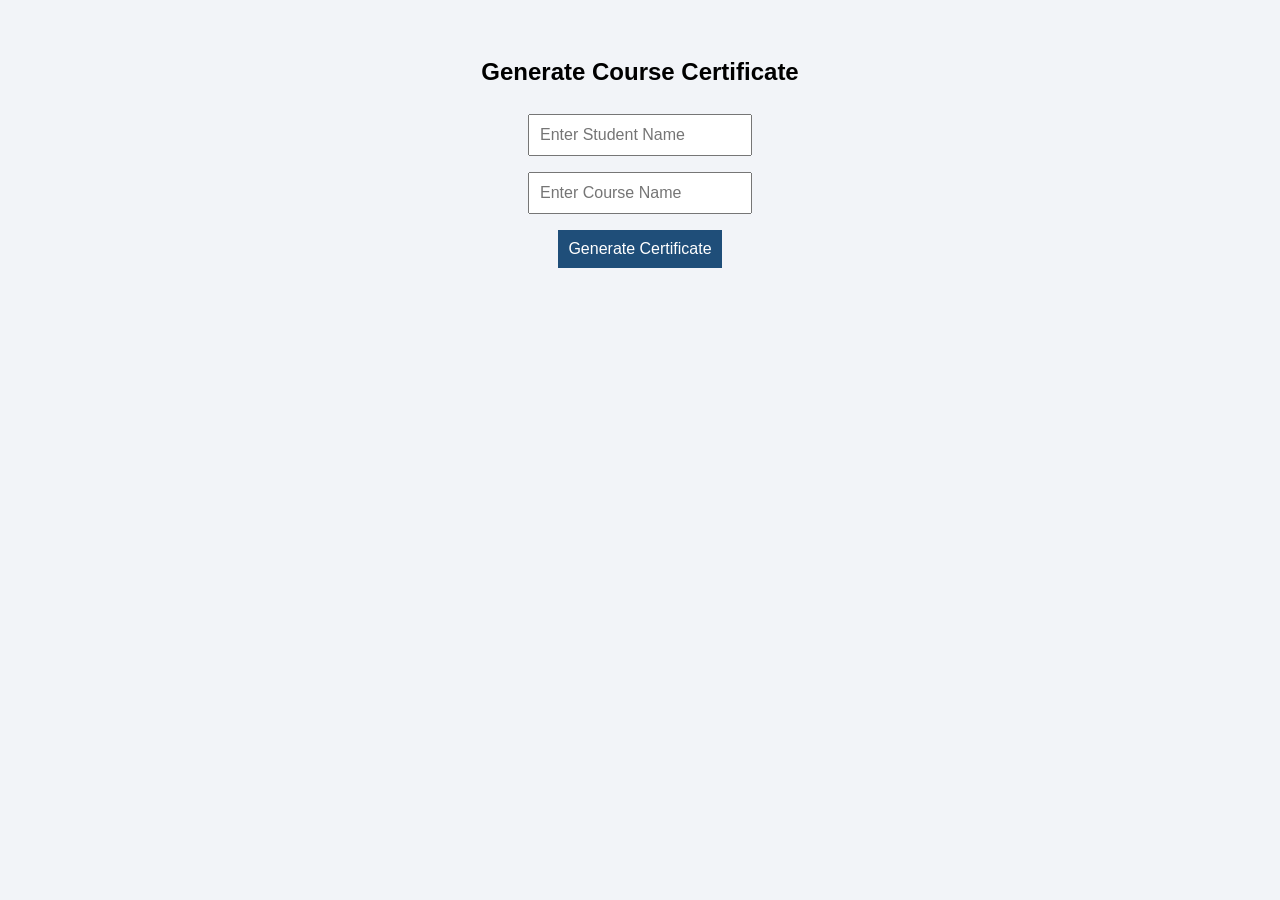
<file: certificate.html/certificate.html>
<!DOCTYPE html>
<html>
<head>
    <title>Course Certificate</title>
    <style>
        body {
            font-family: Arial, sans-serif;
            background: #f2f4f8;
            text-align: center;
            padding: 30px;
        }

        .certificate {
            background: white;
            border: 8px double #1f4e79;
            padding: 40px 20px;
            max-width: 750px;
            margin: auto;
        }

        h1 {
            color: #1f4e79;
            font-size: 36px;
        }

        input, select, button {
            padding: 10px;
            margin: 8px;
            font-size: 16px;
        }

        button {
            background: #1f4e79;
            color: white;
            border: none;
            cursor: pointer;
        }

        #certificateResult {
            display: none;
        }

        @media print {
            body { background: white; padding: 0; }
            .form-box, .no-print { display: none !important; }
            #certificateResult { display: block !important; }
            .certificate { margin: 20px auto; }
        }
    </style>
</head>
<body>

<div class="form-box">
    <h2>Generate Course Certificate</h2>

    <input type="text" id="studentName"
           placeholder="Enter Student Name" required>
    <br>

    <input type="text" id="courseName"
           placeholder="Enter Course Name" required>
    <br>

    <button type="button" onclick="generateCertificate()">
        Generate Certificate
    </button>
</div>

<div id="certificateResult">
    <div class="certificate">
        <h1>Certificate of Completion</h1>
        <p>This certificate is proudly presented to</p>

        <h2 id="displayName"></h2>

        <p>for successfully completing the course</p>
        <h2 id="displayCourse"></h2>

        <p>Completion Date: <span id="displayDate"></span></p>

        <br><br>
        <p>Online Course Management System</p>
        <p>________________________</p>
        <p>Authorized Signature</p>
    </div>

    <br>
    <div class="no-print">
        <button onclick="window.print()">Print / Save as PDF</button>
    </div>
</div>

<script>
function generateCertificate() {
    const name = document.getElementById("studentName").value.trim();
    const course = document.getElementById("courseName").value.trim();

    if (name === "" || course === "") {
        alert("Please enter student name and course name.");
        return;
    }

    document.getElementById("displayName").textContent = name;
    document.getElementById("displayCourse").textContent = course;
    document.getElementById("displayDate").textContent =
        new Date().toLocaleDateString();

    document.getElementById("certificateResult").style.display = "block";
}
</script>

</body>
</html>
</file>
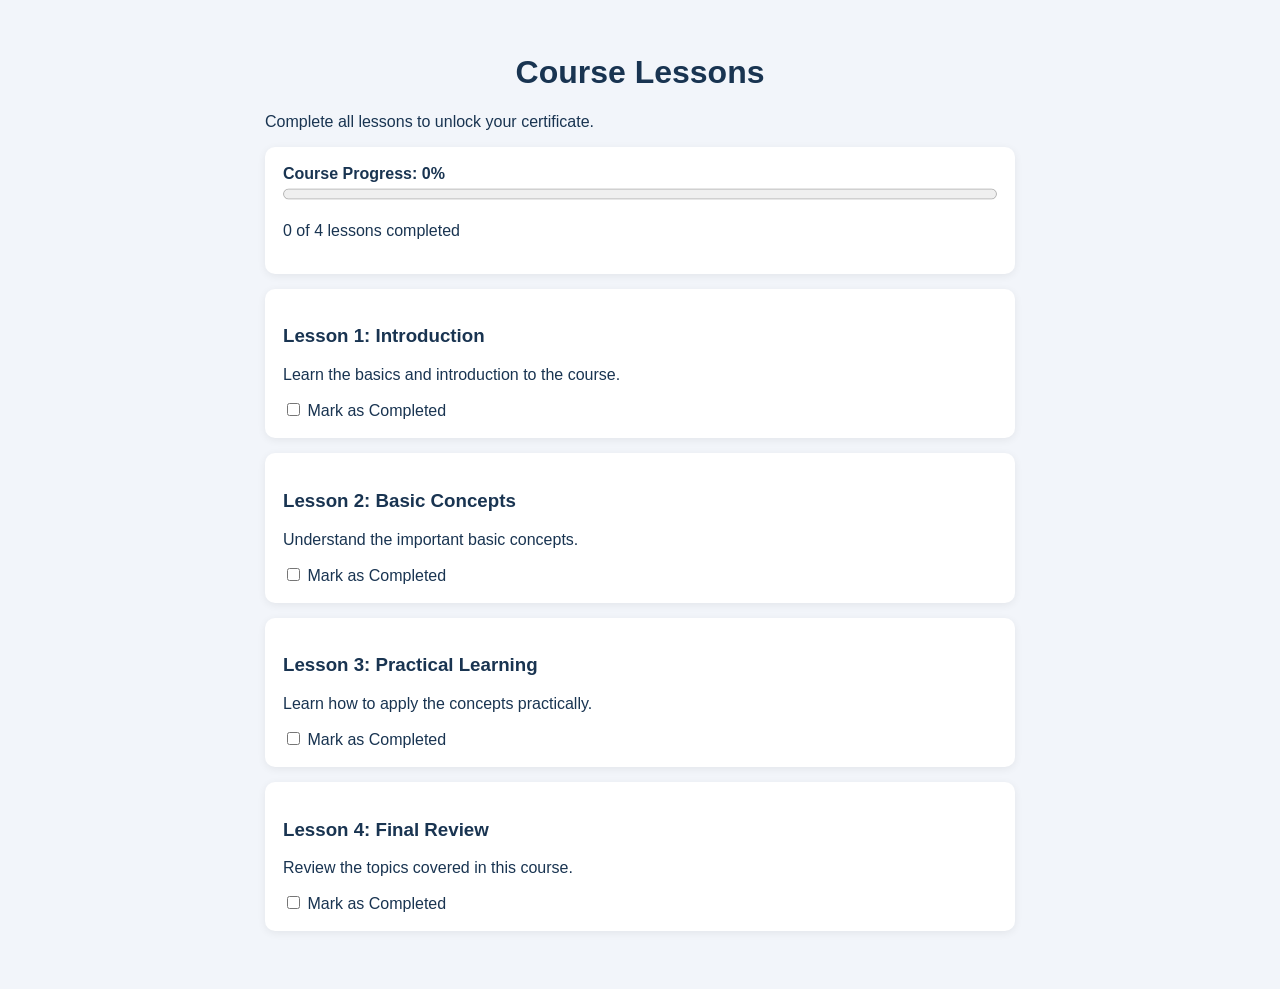
<file: certificate.html/lessons.html>
<!DOCTYPE html>
<html>
<head>
    <title>Course Lessons</title>
    <style>
        body {
            font-family: Arial, sans-serif;
            background: #f2f5fa;
            padding: 25px;
            color: #193451;
        }

        .container {
            max-width: 750px;
            margin: auto;
        }

        .lesson, .progress-box {
            background: white;
            padding: 18px;
            margin: 15px 0;
            border-radius: 10px;
            box-shadow: 0 2px 8px #0001;
        }

        h1 { text-align: center; }

        progress {
            width: 100%;
            height: 22px;
        }

        button {
            background: #193451;
            color: white;
            border: 0;
            padding: 12px 18px;
            border-radius: 6px;
            cursor: pointer;
        }

        button:disabled {
            background: #999;
            cursor: not-allowed;
        }

        #certificateBtn {
            display: none;
            background: #16804a;
        }
    </style>
</head>
<body>

<div class="container">
    <h1>Course Lessons</h1>
    <p>Complete all lessons to unlock your certificate.</p>

    <div class="progress-box">
        <b>Course Progress: <span id="percent">0</span>%</b>
        <progress id="progress" value="0" max="100"></progress>
        <p id="count">0 of 4 lessons completed</p>
    </div>

    <div class="lesson">
        <h3>Lesson 1: Introduction</h3>
        <p>Learn the basics and introduction to the course.</p>
        <label><input type="checkbox" class="lessonCheck"> Mark as Completed</label>
    </div>

    <div class="lesson">
        <h3>Lesson 2: Basic Concepts</h3>
        <p>Understand the important basic concepts.</p>
        <label><input type="checkbox" class="lessonCheck"> Mark as Completed</label>
    </div>

    <div class="lesson">
        <h3>Lesson 3: Practical Learning</h3>
        <p>Learn how to apply the concepts practically.</p>
        <label><input type="checkbox" class="lessonCheck"> Mark as Completed</label>
    </div>

    <div class="lesson">
        <h3>Lesson 4: Final Review</h3>
        <p>Review the topics covered in this course.</p>
        <label><input type="checkbox" class="lessonCheck"> Mark as Completed</label>
    </div>

    <div style="text-align:center; margin-top:25px;">
        <button id="certificateBtn"
            onclick="window.location.href='certificate.html'">
            Get Certificate
        </button>
    </div>
</div>

<script>
const checks = document.querySelectorAll(".lessonCheck");

function updateProgress() {
    const completed = document.querySelectorAll(
        ".lessonCheck:checked"
    ).length;

    const total = checks.length;
    const percent = Math.round((completed / total) * 100);

    document.getElementById("percent").textContent = percent;
    document.getElementById("progress").value = percent;
    document.getElementById("count").textContent =
        completed + " of " + total + " lessons completed";

    document.getElementById("certificateBtn").style.display =
        completed === total ? "inline-block" : "none";
}

checks.forEach(check => {
    check.addEventListener("change", updateProgress);
});
</script>

</body>
</html>
</file>
<file: style.css>
* {
    box-sizing: border-box;
    margin: 0;
    padding: 0;
}

body {
    font-family: Arial, sans-serif;
    background-color: #f4f7fb;
    color: #333;
}

/* Navigation */
nav {
    background-color: #1a4d8f;
    color: white;
    padding: 18px 60px;
    display: flex;
    justify-content: space-between;
    align-items: center;
}

nav h2 {
    margin: 0;
}

nav a {
    color: white;
    text-decoration: none;
    margin-left: 25px;
    font-size: 16px;
}

/* Hero Section */
.hero {
    text-align: center;
    padding: 70px 20px;
    background-color: white;
}

.hero h1 {
    color: #1a4d8f;
    font-size: 38px;
    margin-bottom: 15px;
}

.hero h2 {
    font-size: 26px;
    margin-bottom: 15px;
}

.hero p {
    font-size: 18px;
    color: #666;
    margin-bottom: 25px;
}

/* Buttons */
button {
    background-color: #1a4d8f;
    color: white;
    border: none;
    padding: 12px 22px;
    margin: 8px;
    border-radius: 6px;
    font-size: 15px;
    cursor: pointer;
}

button:hover {
    background-color: #12345f;
}

/* Courses */
.courses {
    text-align: center;
    padding: 50px 20px;
}

.courses > h2 {
    color: #1a4d8f;
    margin-bottom: 30px;
}

.course-container {
    display: flex;
    justify-content: center;
    gap: 25px;
    flex-wrap: wrap;
}

.course-card {
    background-color: white;
    width: 280px;
    padding: 25px;
    border-radius: 10px;
    box-shadow: 0 4px 12px rgba(0,0,0,0.1);
}

.course-card h3 {
    color: #1a4d8f;
    margin-bottom: 12px;
}

.course-card p {
    color: #666;
    margin-bottom: 15px;
}

/* Footer */
footer {
    background-color: #1a4d8f;
    color: white;
    text-align: center;
    padding: 18px;
    margin-top: 30px;
}
/* Registration Page */

.register-box {
    width: 420px;
    margin: 50px auto;
    padding: 30px;
    background-color: white;
    border-radius: 10px;
    box-shadow: 0 4px 15px rgba(0,0,0,0.15);
}

.register-box h1 {
    text-align: center;
    color: #1a4d8f;
    margin-bottom: 25px;
}

.register-box label {
    display: block;
    margin-top: 12px;
    margin-bottom: 6px;
    font-weight: bold;
}

.register-box input {
    width: 100%;
    padding: 11px;
    border: 1px solid #ccc;
    border-radius: 5px;
    font-size: 15px;
}

.register-box button {
    width: 100%;
    margin: 25px 0 10px;
}

.register-box p {
    text-align: center;
}

.register-box a {
    color: #1a4d8f;
    text-decoration: none;
}
/* Navigation Search Bar */
.nav-search {
    display: flex;
    align-items: center;
    gap: 8px;
}

.nav-search input {
    width: 200px;
    padding: 10px 12px;
    border: 1px solid #ccc;
    border-radius: 6px;
    font-size: 14px;
    outline: none;
}

.nav-search input:focus {
    border-color: #2563eb;
}

.nav-search button {
    padding: 10px 18px;
    background-color: #2563eb;
    color: white;
    border: none;
    border-radius: 6px;
    cursor: pointer;
}

.nav-search button:hover {
    background-color: #1d4ed8;
}
</file>
